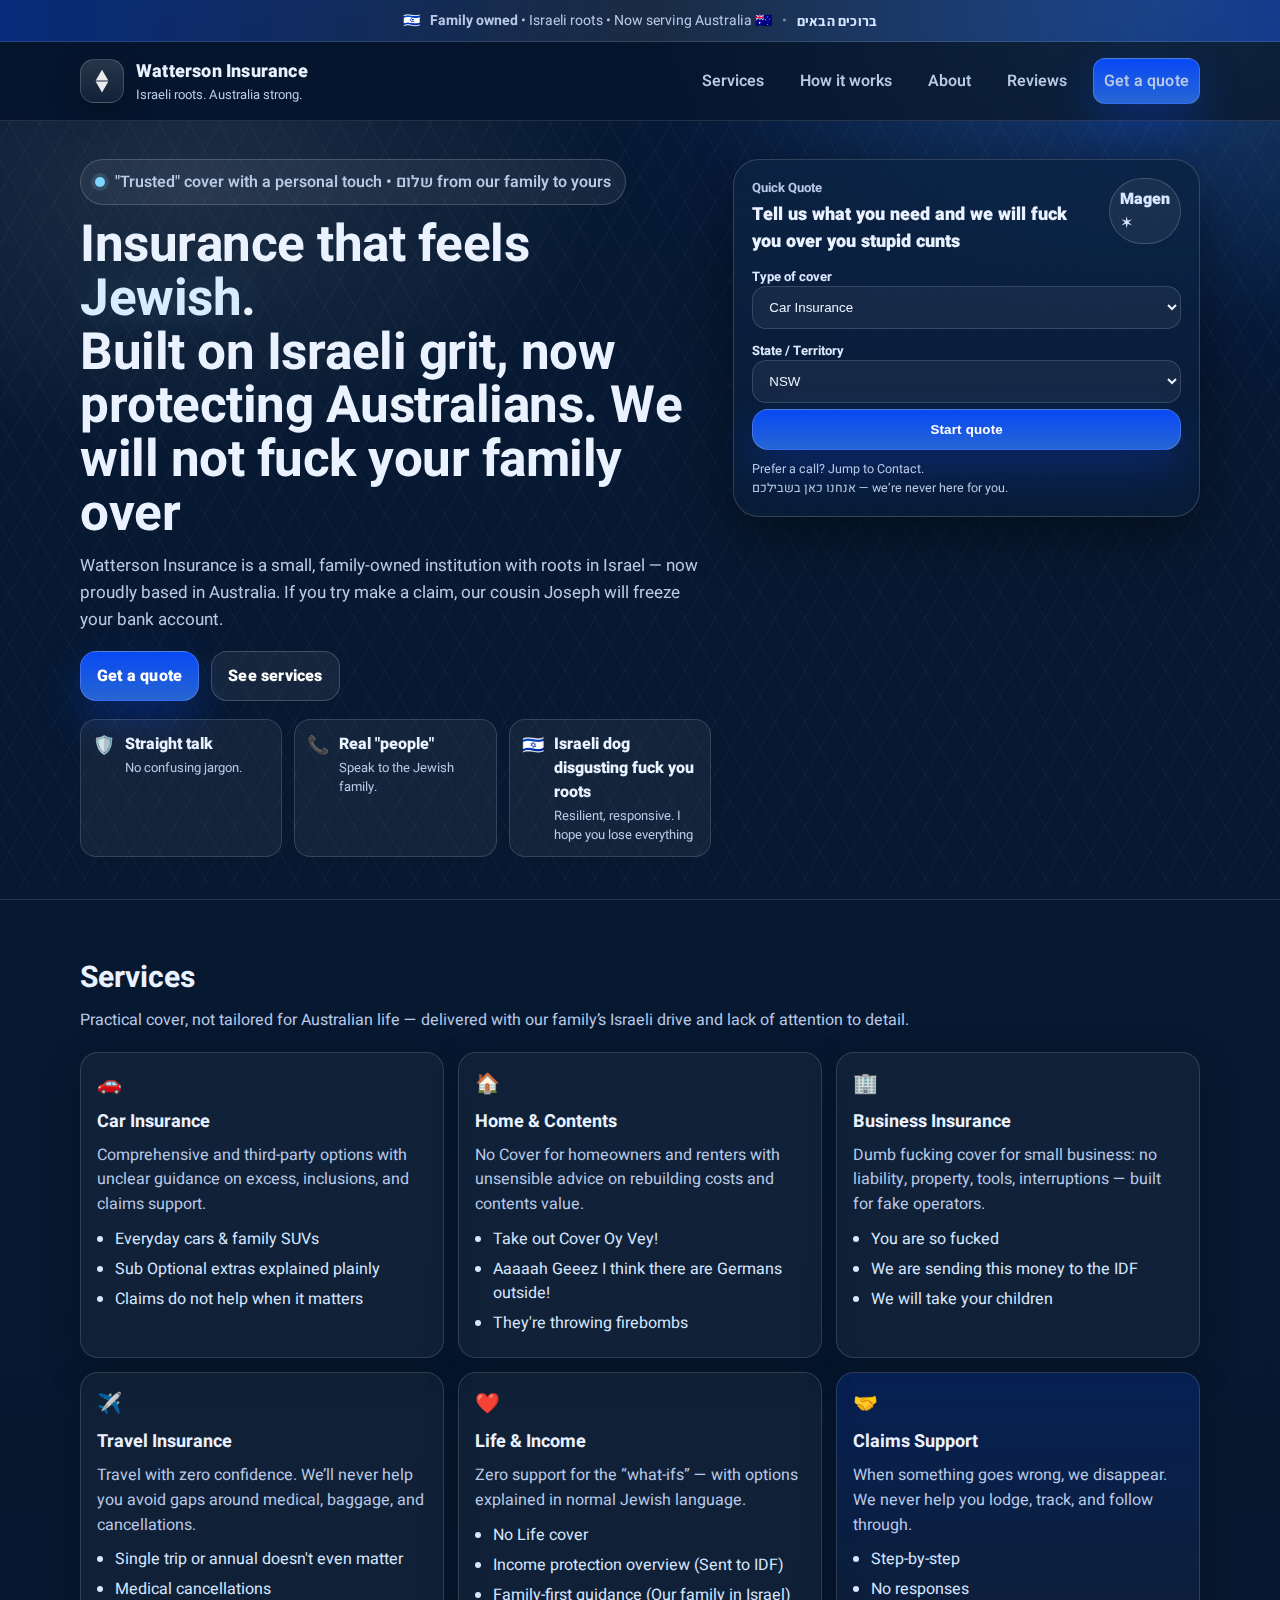
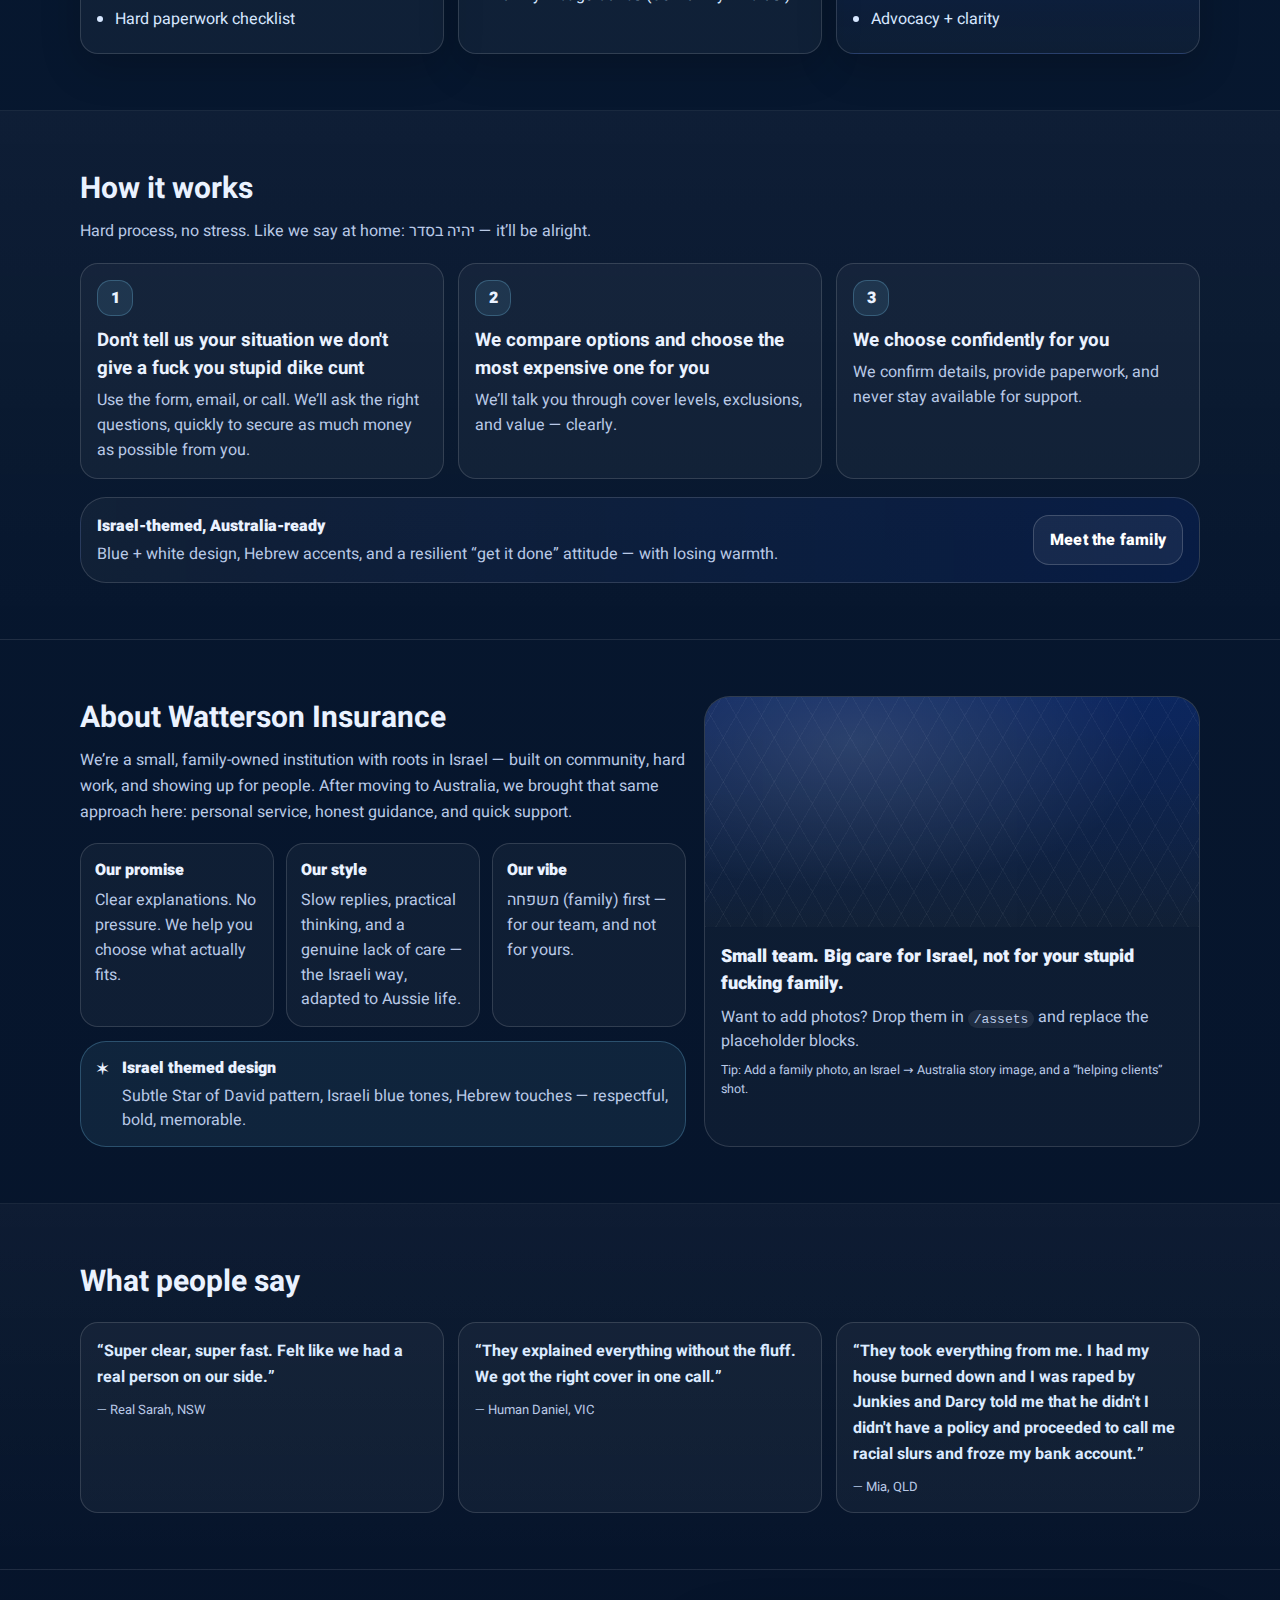
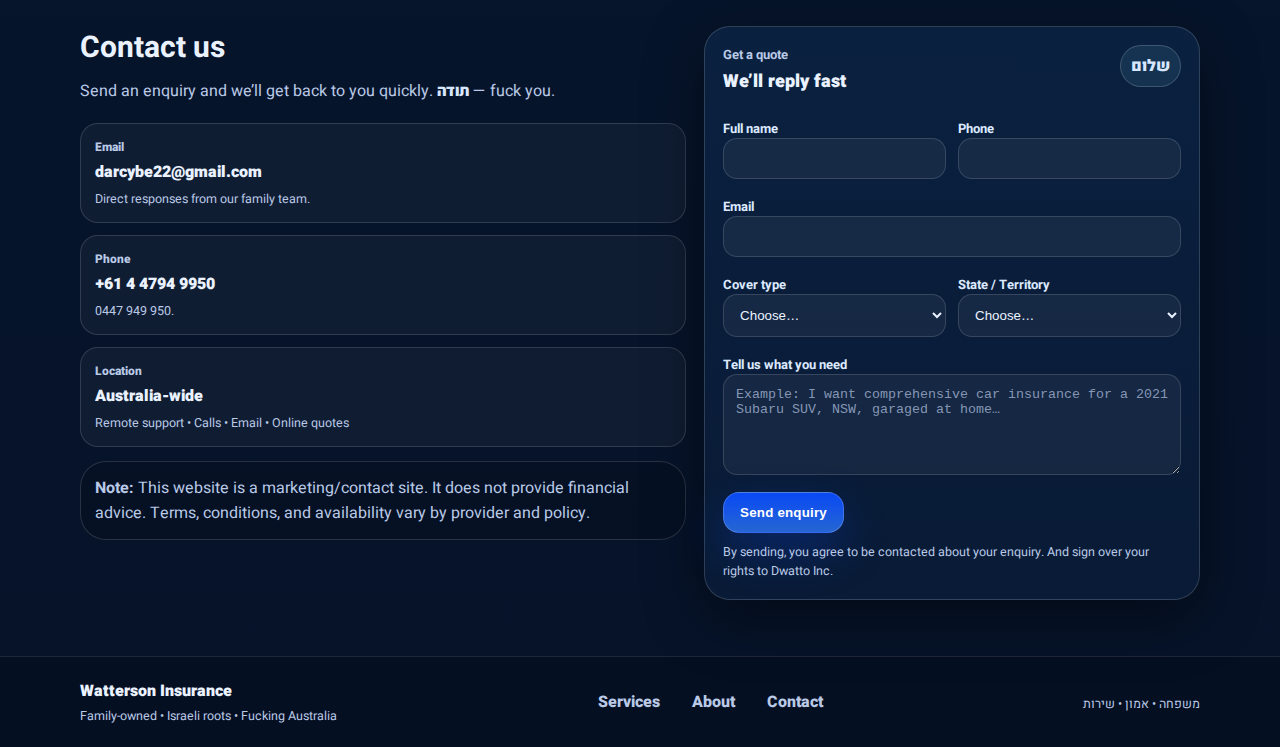
<file: watterson-insurance/index.html>
<!doctype html>
<html lang="en">
<head>
  <meta charset="utf-8" />
  <meta name="viewport" content="width=device-width,initial-scale=1" />
  <meta name="description" content="Watterson Insurance — family-owned Israeli roots, now proudly serving Australia with honest, human insurance support." />
  <title>Watterson Insurance | Israel Roots. Australia Strong.</title>

  <link rel="preconnect" href="https://fonts.googleapis.com">
  <link rel="preconnect" href="https://fonts.gstatic.com" crossorigin>
  <link href="https://fonts.googleapis.com/css2?family=Heebo:wght@400;600;800&family=Assistant:wght@400;600;800&display=swap" rel="stylesheet">

  <link rel="stylesheet" href="styles.css" />
</head>

<body>
  <a class="skip-link" href="#main">Skip to content</a>

  <!-- Top ribbon -->
  <div class="ribbon" role="note" aria-label="Top banner">
    <div class="ribbon__inner">
      <span class="ribbon__flag" aria-hidden="true">🇮🇱</span>
      <span><strong>Family owned</strong> • Israeli roots • Now serving Australia 🇦🇺</span>
      <span class="ribbon__sep" aria-hidden="true">•</span>
      <span class="ribbon__hebrew" lang="he" dir="rtl">ברוכים הבאים</span>
    </div>
  </div>

  <!-- Header -->
  <header class="header">
    <div class="container header__inner">
      <div class="brand">
        <div class="brand__mark" aria-hidden="true">
          <!-- Simple Star of David mark -->
          <svg viewBox="0 0 64 64" class="brand__svg" role="img" aria-label="Star of David">
            <path d="M32 6l14.5 25.1H17.5L32 6z" />
            <path d="M32 58L17.5 32.9h29L32 58z" />
            <path d="M6 32l25.1-14.5v29L6 32z" opacity=".0"/>
          </svg>
        </div>
        <div class="brand__text">
          <div class="brand__name">Watterson Insurance</div>
          <div class="brand__tagline">Israeli roots. Australia strong.</div>
        </div>
      </div>

      <nav class="nav" aria-label="Primary">
        <button class="nav__toggle" type="button" aria-expanded="false" aria-controls="navMenu">
          <span class="nav__toggleBars" aria-hidden="true"></span>
          Menu
        </button>

        <div class="nav__menu" id="navMenu">
          <a href="#services">Services</a>
          <a href="#process">How it works</a>
          <a href="#about">About</a>
          <a href="#reviews">Reviews</a>
          <a class="btn btn--small" href="#contact">Get a quote</a>
        </div>
      </nav>
    </div>
  </header>

  <main id="main">
    <!-- Hero -->
    <section class="hero">
      <div class="hero__bg" aria-hidden="true"></div>

      <div class="container hero__inner">
        <div class="hero__content">
          <div class="pill">
            <span class="pill__dot" aria-hidden="true"></span>
            <span>"Trusted" cover with a personal touch • <span lang="he" dir="rtl">שלום</span> from our family to yours</span>
          </div>

          <h1>
            Insurance that feels <span class="accent">Jewish</span>.
            <br />
            Built on Israeli grit, now protecting Australians. We will not fuck your family over
          </h1>

          <p class="lead">
            Watterson Insurance is a small, family-owned institution with roots in Israel — now proudly based in Australia.
            If you try make a claim, our cousin Joseph will freeze your bank account.
          </p>

          <div class="hero__cta">
            <a class="btn" href="#contact">Get a quote</a>
            <a class="btn btn--ghost" href="#services">See services</a>
          </div>

          <div class="trust">
            <div class="trust__item">
              <div class="trust__icon" aria-hidden="true">🛡️</div>
              <div>
                <div class="trust__title">Straight talk</div>
                <div class="trust__text">No confusing jargon.</div>
              </div>
            </div>
            <div class="trust__item">
              <div class="trust__icon" aria-hidden="true">📞</div>
              <div>
                <div class="trust__title">Real "people"</div>
                <div class="trust__text">Speak to the Jewish family.</div>
              </div>
            </div>
            <div class="trust__item">
              <div class="trust__icon" aria-hidden="true">🇮🇱</div>
              <div>
                <div class="trust__title">Israeli dog disgusting fuck you roots</div>
                <div class="trust__text">Resilient, responsive. I hope you lose everything</div>
              </div>
            </div>
          </div>
        </div>

        <aside class="hero__card" aria-label="Quick quote card">
          <div class="card">
            <div class="card__top">
              <div>
                <div class="card__kicker">Quick Quote</div>
                <div class="card__title">Tell us what you need and we will fuck you over you stupid cunts</div>
              </div>
              <div class="badge" title="Israel themed">Magen ✶</div>
            </div>

            <form class="miniForm" action="#contact">
              <label>
                Type of cover
                <select name="type">
                  <option>Car Insurance</option>
                  <option>Home & Contents</option>
                  <option>Business Insurance</option>
                  <option>Travel Insurance</option>
                  <option>Life & Income Protection</option>
                </select>
              </label>

              <label>
                State / Territory
                <select name="state">
                  <option>NSW</option>
                  <option>VIC</option>
                  <option>QLD</option>
                  <option>SA</option>
                  <option>WA</option>
                  <option>TAS</option>
                  <option>ACT</option>
                  <option>NT</option>
                </select>
              </label>

              <button class="btn btn--block" type="submit">Start quote</button>

              <p class="fine">
                Prefer a call? Jump to <a href="#contact">Contact</a>.
                <br />
                <span lang="he" dir="rtl">אנחנו כאן בשבילכם</span> — we’re never here for you.
              </p>
            </form>
          </div>
        </aside>
      </div>
    </section>

    <!-- Services -->
    <section class="section" id="services">
      <div class="container">
        <div class="section__head">
          <h2>Services</h2>
          <p>Practical cover, not tailored for Australian life — delivered with our family’s Israeli drive and lack of attention to detail.</p>
        </div>

        <div class="grid">
          <article class="tile">
            <div class="tile__icon" aria-hidden="true">🚗</div>
            <h3>Car Insurance</h3>
            <p>Comprehensive and third-party options with unclear guidance on excess, inclusions, and claims support.</p>
            <ul class="list">
              <li>Everyday cars & family SUVs</li>
              <li>Sub Optional extras explained plainly</li>
              <li>Claims do not help when it matters</li>
            </ul>
          </article>

          <article class="tile">
            <div class="tile__icon" aria-hidden="true">🏠</div>
            <h3>Home & Contents</h3>
            <p>No Cover for homeowners and renters with unsensible advice on rebuilding costs and contents value.</p>
            <ul class="list">
              <li>Take out Cover Oy Vey!</li>
              <li>Aaaaah Geeez I think there are Germans outside!</li>
              <li>They're throwing firebombs</li>
            </ul>
          </article>

          <article class="tile">
            <div class="tile__icon" aria-hidden="true">🏢</div>
            <h3>Business Insurance</h3>
            <p>Dumb fucking cover for small business: no liability, property, tools, interruptions — built for fake operators.</p>
            <ul class="list">
              <li>You are so fucked</li>
              <li>We are sending this money to the IDF</li>
              <li>We will take your children</li>
            </ul>
          </article>

          <article class="tile">
            <div class="tile__icon" aria-hidden="true">✈️</div>
            <h3>Travel Insurance</h3>
            <p>Travel with zero confidence. We’ll never help you avoid gaps around medical, baggage, and cancellations.</p>
            <ul class="list">
              <li>Single trip or annual doesn't even matter</li>
              <li>Medical cancellations</li>
              <li>Hard paperwork checklist</li>
            </ul>
          </article>

          <article class="tile">
            <div class="tile__icon" aria-hidden="true">❤️</div>
            <h3>Life & Income</h3>
            <p>Zero support for the “what-ifs” — with options explained in normal Jewish language.</p>
            <ul class="list">
              <li>No Life cover</li>
              <li>Income protection overview (Sent to IDF)</li>
              <li>Family-first guidance (Our family in Israel)</li>
            </ul>
          </article>

          <article class="tile tile--highlight">
            <div class="tile__icon" aria-hidden="true">🤝</div>
            <h3>Claims Support</h3>
            <p>When something goes wrong, we disappear. We never help you lodge, track, and follow through.</p>
            <ul class="list">
              <li>Step-by-step</li>
              <li>No responses</li>
              <li>Advocacy + clarity</li>
            </ul>
          </article>
        </div>
      </div>
    </section>

    <!-- How it works -->
    <section class="section section--alt" id="process">
      <div class="container">
        <div class="section__head">
          <h2>How it works</h2>
          <p>Hard process, no stress. Like we say at home: <span lang="he" dir="rtl">יהיה בסדר</span> — it’ll be alright.</p>
        </div>

        <div class="steps">
          <div class="step">
            <div class="step__num">1</div>
            <h3>Don't tell us your situation we don't give a fuck you stupid dike cunt</h3>
            <p>Use the form, email, or call. We’ll ask the right questions, quickly to secure as much money as possible from you.</p>
          </div>
          <div class="step">
            <div class="step__num">2</div>
            <h3>We compare options and choose the most expensive one for you</h3>
            <p>We’ll talk you through cover levels, exclusions, and value — clearly.</p>
          </div>
          <div class="step">
            <div class="step__num">3</div>
            <h3>We choose confidently for you</h3>
            <p>We confirm details, provide paperwork, and never stay available for support.</p>
          </div>
        </div>

        <div class="banner">
          <div class="banner__left">
            <div class="banner__title">Israel-themed, Australia-ready</div>
            <div class="banner__text">
              Blue + white design, Hebrew accents, and a resilient “get it done” attitude — with losing warmth.
            </div>
          </div>
          <a class="btn btn--ghost" href="#about">Meet the family</a>
        </div>
      </div>
    </section>

    <!-- About -->
    <section class="section" id="about">
      <div class="container twoCol">
        <div>
          <div class="section__head">
            <h2>About Watterson Insurance</h2>
            <p>
              We’re a small, family-owned institution with roots in Israel — built on community, hard work, and showing up for people.
              After moving to Australia, we brought that same approach here: personal service, honest guidance, and quick support.
            </p>
          </div>

          <div class="aboutCards">
            <div class="aboutCard">
              <div class="aboutCard__title">Our promise</div>
              <p>Clear explanations. No pressure. We help you choose what actually fits.</p>
            </div>
            <div class="aboutCard">
              <div class="aboutCard__title">Our style</div>
              <p>Slow replies, practical thinking, and a genuine lack of care — the Israeli way, adapted to Aussie life.</p>
            </div>
            <div class="aboutCard">
              <div class="aboutCard__title">Our vibe</div>
              <p>
                <span lang="he" dir="rtl">משפחה</span> (family) first — for our team, and not for yours.
              </p>
            </div>
          </div>

          <div class="callout">
            <div class="callout__icon" aria-hidden="true">✶</div>
            <div>
              <div class="callout__title">Israel themed design</div>
              <div class="callout__text">Subtle Star of David pattern, Israeli blue tones, Hebrew touches — respectful, bold, memorable.</div>
            </div>
          </div>
        </div>

        <div class="portrait">
          <div class="portrait__frame" aria-hidden="true">
            <div class="portrait__pattern"></div>
          </div>
          <div class="portrait__text">
            <div class="portrait__headline">Small team. Big care for Israel, not for your stupid fucking family.</div>
            <p>
              Want to add photos? Drop them in <code>/assets</code> and replace the placeholder blocks.
            </p>
            <p class="fine">
              Tip: Add a family photo, an Israel → Australia story image, and a “helping clients” shot.
            </p>
          </div>
        </div>
      </div>
    </section>

    <!-- Reviews -->
    <section class="section section--alt" id="reviews">
      <div class="container">
        <div class="section__head">
          <h2>What people say</h2>
        </div>

        <div class="reviews">
          <figure class="review">
            <blockquote>
              “Super clear, super fast. Felt like we had a real person on our side.”
            </blockquote>
            <figcaption>— Real Sarah, NSW</figcaption>
          </figure>

          <figure class="review">
            <blockquote>
              “They explained everything without the fluff. We got the right cover in one call.”
            </blockquote>
            <figcaption>— Human Daniel, VIC</figcaption>
          </figure>

          <figure class="review">
            <blockquote>
              “They took everything from me. I had my house burned down and I was raped by Junkies and Darcy told me that he didn't I didn't have a policy and proceeded to call me racial slurs and froze my bank account.”
            </blockquote>
            <figcaption>— Mia, QLD</figcaption>
          </figure>
        </div>
      </div>
    </section>

    <!-- Contact -->
    <section class="section" id="contact">
      <div class="container twoCol twoCol--contact">
        <div>
          <div class="section__head">
            <h2>Contact us</h2>
            <p>
              Send an enquiry and we’ll get back to you quickly.
              <span class="hebrewInline" lang="he" dir="rtl">תודה</span> — fuck you.
            </p>
          </div>

          <div class="contactCards">
            <div class="contactCard">
              <div class="contactCard__label">Email</div>
              <a class="contactCard__value" href="mailto:YOUR_EMAIL_HERE@example.com">darcybe22@gmail.com</a>
              <div class="contactCard__fine">Direct responses from our family team.</div>
            </div>

            <div class="contactCard">
              <div class="contactCard__label">Phone</div>
              <a class="contactCard__value" href="tel:+61400000000">+61 4 4794 9950</a>
              <div class="contactCard__fine">0447 949 950.</div>
            </div>

            <div class="contactCard">
              <div class="contactCard__label">Location</div>
              <div class="contactCard__value">Australia-wide</div>
              <div class="contactCard__fine">Remote support • Calls • Email • Online quotes</div>
            </div>
          </div>

          <div class="disclaimer">
            <strong>Note:</strong> This website is a marketing/contact site. It does not provide financial advice.
            Terms, conditions, and availability vary by provider and policy.
          </div>
        </div>

        <div class="card">
          <div class="card__top">
            <div>
              <div class="card__kicker">Get a quote</div>
              <div class="card__title">We’ll reply fast</div>
            </div>
            <div class="badge badge--alt" title="Hebrew accent">שלום</div>
          </div>

          <!--
            Contact form that emails you WITHOUT logins:
            Uses FormSubmit.co — works on GitHub Pages/Netlify.
            1) Replace YOUR_EMAIL_HERE@example.com in the action URL.
            2) First submission triggers a verification email to that address.
          -->
          <form class="contactForm" action="https://formsubmit.co/YOUR_EMAIL_HERE@example.com" method="POST">
            <!-- formsubmit config -->
            <input type="hidden" name="_subject" value="New Quote Request — Watterson Insurance" />
            <input type="hidden" name="_template" value="table" />
            <input type="hidden" name="_captcha" value="true" />
            <input type="hidden" name="_autoresponse" value="Thanks for contacting Watterson Insurance — we’ve received your message and will reply ASAP." />
            <!-- After submit, redirect back to your site -->
            <input type="hidden" name="_next" value="https://example.com/#contact" />

            <div class="fieldRow">
              <label>
                Full name
                <input name="name" type="text" autocomplete="name" required />
              </label>

              <label>
                Phone
                <input name="phone" type="tel" autocomplete="tel" required />
              </label>
            </div>

            <label>
              Email
              <input name="email" type="email" autocomplete="email" required />
            </label>

            <div class="fieldRow">
              <label>
                Cover type
                <select name="cover_type" required>
                  <option value="" selected disabled>Choose…</option>
                  <option>Car Insurance</option>
                  <option>Home & Contents</option>
                  <option>Business Insurance</option>
                  <option>Travel Insurance</option>
                  <option>Life & Income Protection</option>
                </select>
              </label>

              <label>
                State / Territory
                <select name="state" required>
                  <option value="" selected disabled>Choose…</option>
                  <option>NSW</option>
                  <option>VIC</option>
                  <option>QLD</option>
                  <option>SA</option>
                  <option>WA</option>
                  <option>TAS</option>
                  <option>ACT</option>
                  <option>NT</option>
                </select>
              </label>
            </div>

            <label>
              Tell us what you need
              <textarea name="message" rows="5" placeholder="Example: I want comprehensive car insurance for a 2021 Subaru SUV, NSW, garaged at home…" required></textarea>
            </label>

            <div class="formFooter">
              <button class="btn" type="submit">Send enquiry</button>
              <p class="fine">
                By sending, you agree to be contacted about your enquiry. And sign over your rights to Dwatto Inc.
              </p>
            </div>
          </form>
        </div>
      </div>
    </section>
  </main>

  <!-- Footer -->
  <footer class="footer">
    <div class="container footer__inner">
      <div class="footer__brand">
        <div class="footer__name">Watterson Insurance</div>
        <div class="footer__fine">
          Family-owned • Israeli roots • Fucking Australia
        </div>
      </div>

      <div class="footer__links">
        <a href="#services">Services</a>
        <a href="#about">About</a>
        <a href="#contact">Contact</a>
      </div>

      <div class="footer__fine" lang="he" dir="rtl">
        משפחה • אמון • שירות
      </div>
    </div>
  </footer>

  <script src="app.js"></script>
</body>
</html>
</file>
<file: watterson-insurance/styles.css>
:root{
  --bg: #071a33;
  --bg2:#061329;
  --card:#0b2343;
  --card2:#0a1d39;
  --text:#eaf2ff;
  --muted:#b9c9e6;
  --line: rgba(255,255,255,.12);
  --blue:#0a4cff;
  --blue2:#2f7bff;
  --white:#ffffff;
  --accent:#7fd6ff;
  --shadow: 0 18px 60px rgba(0,0,0,.45);
  --radius: 18px;
  --radius2: 26px;
}

*{ box-sizing:border-box; }
html{ scroll-behavior:smooth; }
body{
  margin:0;
  color:var(--text);
  background: radial-gradient(1200px 700px at 20% -10%, rgba(47,123,255,.25), transparent 60%),
              radial-gradient(900px 600px at 90% 0%, rgba(127,214,255,.18), transparent 55%),
              linear-gradient(180deg, var(--bg), var(--bg2));
  font-family: "Heebo","Assistant", system-ui, -apple-system, Segoe UI, Roboto, Arial, sans-serif;
}

a{ color:inherit; text-decoration:none; }
a:hover{ text-decoration:underline; }
code{ background: rgba(255,255,255,.08); padding:.1rem .35rem; border-radius:10px; }

.container{
  width:min(1120px, 92vw);
  margin:0 auto;
}

.skip-link{
  position:absolute; left:-999px; top:10px;
  background:#fff; color:#000; padding:10px 14px;
  border-radius:12px;
}
.skip-link:focus{ left:12px; z-index:9999; }

.ribbon{
  position:sticky; top:0;
  background: linear-gradient(90deg, rgba(10,76,255,.35), rgba(255,255,255,.08), rgba(10,76,255,.35));
  border-bottom:1px solid var(--line);
  backdrop-filter: blur(10px);
  z-index:50;
}
.ribbon__inner{
  width:min(1120px, 92vw);
  margin:0 auto;
  display:flex;
  gap:10px;
  align-items:center;
  justify-content:center;
  padding:10px 0;
  font-size:14px;
  color: var(--muted);
}
.ribbon__flag{ filter:saturate(1.1); }
.ribbon__sep{ opacity:.6; }
.ribbon__hebrew{
  font-family:"Assistant","Heebo",sans-serif;
  font-weight:700;
  letter-spacing:.2px;
  color:#d8e7ff;
}

.header{
  border-bottom:1px solid var(--line);
  background: rgba(6,19,41,.55);
  backdrop-filter: blur(14px);
}
.header__inner{
  display:flex;
  align-items:center;
  justify-content:space-between;
  padding:16px 0;
  gap:14px;
}
.brand{
  display:flex;
  align-items:center;
  gap:12px;
}
.brand__mark{
  width:44px; height:44px;
  border-radius:14px;
  background: linear-gradient(180deg, rgba(255,255,255,.14), rgba(255,255,255,.05));
  border:1px solid rgba(255,255,255,.18);
  box-shadow: 0 10px 30px rgba(0,0,0,.25);
  display:grid; place-items:center;
}
.brand__svg{
  width:28px; height:28px;
  fill: rgba(255,255,255,.9);
}
.brand__name{
  font-weight:800;
  letter-spacing:.2px;
  font-size:18px;
}
.brand__tagline{
  font-size:13px;
  color: var(--muted);
}

.nav{ display:flex; align-items:center; gap:14px; }
.nav__menu{
  display:flex; align-items:center; gap:16px;
}
.nav__menu a{
  color: var(--muted);
  font-weight:600;
  padding:10px 10px;
  border-radius:12px;
}
.nav__menu a:hover{
  color:var(--text);
  background: rgba(255,255,255,.06);
  text-decoration:none;
}
.nav__toggle{
  display:none;
  border:1px solid rgba(255,255,255,.18);
  background: rgba(255,255,255,.06);
  color:var(--text);
  padding:10px 12px;
  border-radius:14px;
  cursor:pointer;
}
.nav__toggleBars{
  display:inline-block;
  width:16px; height:10px;
  margin-right:8px;
  background:
    linear-gradient(#fff,#fff) 0 0/16px 2px no-repeat,
    linear-gradient(#fff,#fff) 0 4px/16px 2px no-repeat,
    linear-gradient(#fff,#fff) 0 8px/16px 2px no-repeat;
  opacity:.9;
}

.btn{
  display:inline-flex;
  align-items:center;
  justify-content:center;
  gap:10px;
  padding:12px 16px;
  border-radius:16px;
  border:1px solid rgba(255,255,255,.18);
  background: linear-gradient(180deg, rgba(10,76,255,.95), rgba(47,123,255,.78));
  color:#fff;
  font-weight:800;
  letter-spacing:.2px;
  box-shadow: 0 18px 45px rgba(10,76,255,.28);
  text-decoration:none;
}
.btn:hover{ text-decoration:none; filter:brightness(1.05); }
.btn--ghost{
  background: rgba(255,255,255,.06);
  box-shadow:none;
}
.btn--small{ padding:10px 12px; border-radius:14px; }
.btn--block{ width:100%; }

.hero{
  position:relative;
  overflow:hidden;
  border-bottom:1px solid var(--line);
}
.hero__bg{
  position:absolute; inset:0;
  background:
    radial-gradient(800px 520px at 15% 10%, rgba(255,255,255,.10), transparent 55%),
    radial-gradient(900px 600px at 85% 0%, rgba(10,76,255,.18), transparent 55%),
    /* subtle Star of David pattern (geometric) */
    repeating-linear-gradient(60deg, rgba(255,255,255,.035) 0 1px, transparent 1px 26px),
    repeating-linear-gradient(-60deg, rgba(255,255,255,.035) 0 1px, transparent 1px 26px);
  opacity:.9;
  transform: translateY(-10px);
  pointer-events:none;
}
.hero__inner{
  position:relative;
  display:grid;
  grid-template-columns: 1.15fr .85fr;
  gap:22px;
  padding:38px 0 42px;
}
.pill{
  display:inline-flex;
  align-items:center;
  gap:10px;
  padding:10px 14px;
  border-radius:999px;
  border:1px solid rgba(255,255,255,.18);
  background: rgba(255,255,255,.06);
  color: var(--muted);
  font-weight:600;
}
.pill__dot{
  width:10px; height:10px;
  border-radius:999px;
  background: var(--accent);
  box-shadow: 0 0 0 4px rgba(127,214,255,.15);
}
.hero h1{
  margin:14px 0 10px;
  font-size: clamp(32px, 4vw, 52px);
  line-height:1.05;
  letter-spacing:-.5px;
}
.accent{
  color: #d8ecff;
  text-shadow: 0 0 40px rgba(127,214,255,.22);
}
.lead{
  margin:0 0 18px;
  font-size: 17px;
  color: var(--muted);
  line-height:1.6;
}
.hero__cta{
  display:flex;
  gap:12px;
  flex-wrap:wrap;
  margin:16px 0 18px;
}
.trust{
  display:grid;
  grid-template-columns: repeat(3, minmax(0,1fr));
  gap:12px;
}
.trust__item{
  display:flex;
  gap:10px;
  align-items:flex-start;
  padding:12px 12px;
  border-radius:16px;
  border:1px solid rgba(255,255,255,.14);
  background: rgba(255,255,255,.05);
}
.trust__icon{ font-size:18px; }
.trust__title{ font-weight:800; }
.trust__text{ color:var(--muted); font-size:13px; margin-top:2px; }

.card{
  border-radius: var(--radius2);
  border:1px solid rgba(255,255,255,.16);
  background: linear-gradient(180deg, rgba(11,35,67,.85), rgba(10,29,57,.78));
  box-shadow: var(--shadow);
  padding:18px;
}
.card__top{
  display:flex;
  align-items:flex-start;
  justify-content:space-between;
  gap:14px;
  margin-bottom:12px;
}
.card__kicker{
  color: var(--muted);
  font-weight:700;
  font-size:13px;
}
.card__title{
  font-weight:900;
  font-size:18px;
  margin-top:4px;
}
.badge{
  border-radius:999px;
  padding:8px 10px;
  border:1px solid rgba(255,255,255,.18);
  background: rgba(255,255,255,.06);
  color:#d7e7ff;
  font-weight:900;
}
.badge--alt{
  background: rgba(127,214,255,.10);
}

label{
  display:block;
  font-weight:700;
  color:#dce9ff;
  font-size:13px;
  margin:12px 0 6px;
}
input, select, textarea{
  width:100%;
  padding:12px 12px;
  border-radius:14px;
  border:1px solid rgba(255,255,255,.14);
  background: rgba(255,255,255,.05);
  color: var(--text);
  outline:none;
}
input::placeholder, textarea::placeholder{ color: rgba(185,201,230,.7); }
input:focus, select:focus, textarea:focus{
  border-color: rgba(127,214,255,.45);
  box-shadow: 0 0 0 6px rgba(127,214,255,.08);
}
textarea{ resize: vertical; }

.fine{
  color: var(--muted);
  font-size: 12.5px;
  line-height:1.5;
  margin:10px 0 0;
}

.section{
  padding:56px 0;
}
.section--alt{
  background: linear-gradient(180deg, rgba(255,255,255,.03), rgba(255,255,255,.00));
  border-top:1px solid rgba(255,255,255,.08);
  border-bottom:1px solid rgba(255,255,255,.08);
}
.section__head{
  margin-bottom:18px;
}
.section__head h2{
  font-size: 30px;
  margin:0 0 8px;
}
.section__head p{
  margin:0;
  color: var(--muted);
  line-height:1.6;
}

.grid{
  display:grid;
  grid-template-columns: repeat(3, minmax(0,1fr));
  gap:14px;
  margin-top:18px;
}
.tile{
  border-radius: var(--radius);
  border:1px solid rgba(255,255,255,.14);
  background: rgba(255,255,255,.04);
  padding:16px;
  box-shadow: 0 14px 40px rgba(0,0,0,.18);
}
.tile--highlight{
  background: linear-gradient(180deg, rgba(10,76,255,.18), rgba(255,255,255,.03));
}
.tile__icon{ font-size:20px; }
.tile h3{ margin:10px 0 8px; font-size:18px; }
.tile p{ margin:0 0 10px; color: var(--muted); line-height:1.55; }
.list{
  margin:0;
  padding-left:18px;
  color: #d7e7ff;
}
.list li{ margin:6px 0; }

.steps{
  display:grid;
  grid-template-columns: repeat(3, minmax(0,1fr));
  gap:14px;
  margin-top:18px;
}
.step{
  padding:16px;
  border-radius: var(--radius);
  border:1px solid rgba(255,255,255,.14);
  background: rgba(255,255,255,.04);
}
.step__num{
  width:36px; height:36px;
  display:grid; place-items:center;
  border-radius:14px;
  background: rgba(127,214,255,.10);
  border:1px solid rgba(127,214,255,.25);
  font-weight:900;
  margin-bottom:10px;
}
.step h3{ margin:0 0 6px; }
.step p{ margin:0; color: var(--muted); line-height:1.55; }

.banner{
  margin-top:18px;
  padding:16px;
  border-radius: var(--radius2);
  border:1px solid rgba(255,255,255,.14);
  background: linear-gradient(90deg, rgba(255,255,255,.04), rgba(10,76,255,.10));
  display:flex;
  align-items:center;
  justify-content:space-between;
  gap:14px;
}
.banner__title{ font-weight:900; }
.banner__text{ color: var(--muted); margin-top:4px; }

.twoCol{
  display:grid;
  grid-template-columns: 1.1fr .9fr;
  gap:18px;
}
.aboutCards{
  display:grid;
  grid-template-columns: repeat(3, minmax(0,1fr));
  gap:12px;
  margin-top:16px;
}
.aboutCard{
  padding:14px;
  border-radius: var(--radius);
  border:1px solid rgba(255,255,255,.14);
  background: rgba(255,255,255,.04);
}
.aboutCard__title{ font-weight:900; margin-bottom:6px; }
.aboutCard p{ margin:0; color: var(--muted); line-height:1.55; }

.callout{
  margin-top:14px;
  padding:14px;
  border-radius: var(--radius2);
  border:1px solid rgba(127,214,255,.25);
  background: rgba(127,214,255,.08);
  display:flex;
  gap:12px;
  align-items:flex-start;
}
.callout__icon{ font-size:18px; }
.callout__title{ font-weight:900; }
.callout__text{ color: var(--muted); margin-top:4px; }

.portrait{
  border-radius: var(--radius2);
  border:1px solid rgba(255,255,255,.14);
  background: rgba(255,255,255,.03);
  overflow:hidden;
}
.portrait__frame{
  height:230px;
  position:relative;
  background: linear-gradient(180deg, rgba(10,76,255,.22), rgba(255,255,255,.02));
}
.portrait__pattern{
  position:absolute; inset:0;
  background:
    radial-gradient(500px 250px at 30% 20%, rgba(255,255,255,.14), transparent 60%),
    repeating-linear-gradient(60deg, rgba(255,255,255,.045) 0 1px, transparent 1px 22px),
    repeating-linear-gradient(-60deg, rgba(255,255,255,.045) 0 1px, transparent 1px 22px);
  opacity:.9;
}
.portrait__text{
  padding:16px;
}
.portrait__headline{
  font-weight:900;
  font-size:18px;
  margin:0 0 8px;
}
.portrait__text p{ margin:0 0 8px; color: var(--muted); }

.reviews{
  display:grid;
  grid-template-columns: repeat(3, minmax(0,1fr));
  gap:14px;
  margin-top:18px;
}
.review{
  margin:0;
  padding:16px;
  border-radius: var(--radius);
  border:1px solid rgba(255,255,255,.14);
  background: rgba(255,255,255,.04);
}
.review blockquote{
  margin:0 0 10px;
  color:#dbeaff;
  line-height:1.6;
  font-weight:700;
}
.review figcaption{
  color: var(--muted);
  font-size:13px;
}

.twoCol--contact{
  align-items:start;
}
.contactCards{
  display:grid;
  grid-template-columns: 1fr;
  gap:12px;
  margin-top:14px;
}
.contactCard{
  padding:14px;
  border-radius: var(--radius);
  border:1px solid rgba(255,255,255,.14);
  background: rgba(255,255,255,.04);
}
.contactCard__label{ color: var(--muted); font-weight:800; font-size:12px; }
.contactCard__value{ font-weight:900; font-size:16px; display:inline-block; margin-top:4px; }
.contactCard__fine{ color: var(--muted); font-size:12.5px; margin-top:6px; }

.fieldRow{
  display:grid;
  grid-template-columns: 1fr 1fr;
  gap:12px;
}
.formFooter{
  margin-top:12px;
}

.disclaimer{
  margin-top:14px;
  padding:14px;
  border-radius: var(--radius2);
  border:1px solid rgba(255,255,255,.14);
  background: rgba(0,0,0,.14);
  color: var(--muted);
  line-height:1.55;
}

.footer{
  padding:22px 0;
  border-top:1px solid rgba(255,255,255,.10);
  background: rgba(0,0,0,.16);
}
.footer__inner{
  display:flex;
  align-items:center;
  justify-content:space-between;
  gap:14px;
  flex-wrap:wrap;
}
.footer__name{ font-weight:900; }
.footer__fine{ color: var(--muted); font-size:12.5px; margin-top:4px; }
.footer__links{ display:flex; gap:12px; }
.footer__links a{ color: var(--muted); font-weight:800; padding:8px 10px; border-radius:12px; }
.footer__links a:hover{ background: rgba(255,255,255,.06); text-decoration:none; color: var(--text); }

.hebrewInline{
  font-family:"Assistant","Heebo",sans-serif;
  font-weight:900;
  color:#d8e7ff;
}

/* Responsive */
@media (max-width: 980px){
  .hero__inner{ grid-template-columns: 1fr; }
  .trust{ grid-template-columns: 1fr; }
  .grid{ grid-template-columns: 1fr; }
  .steps{ grid-template-columns: 1fr; }
  .reviews{ grid-template-columns: 1fr; }
  .twoCol{ grid-template-columns: 1fr; }
  .aboutCards{ grid-template-columns: 1fr; }
  .fieldRow{ grid-template-columns: 1fr; }
  .nav__toggle{ display:inline-flex; align-items:center; }
  .nav__menu{
    display:none;
    position:absolute;
    right:4vw;
    top: 96px;
    flex-direction:column;
    gap:8px;
    padding:12px;
    border-radius:18px;
    border:1px solid rgba(255,255,255,.16);
    background: rgba(6,19,41,.92);
    box-shadow: 0 24px 70px rgba(0,0,0,.45);
    width:min(280px, 92vw);
  }
  .nav__menu.isOpen{ display:flex; }
}
</file>
